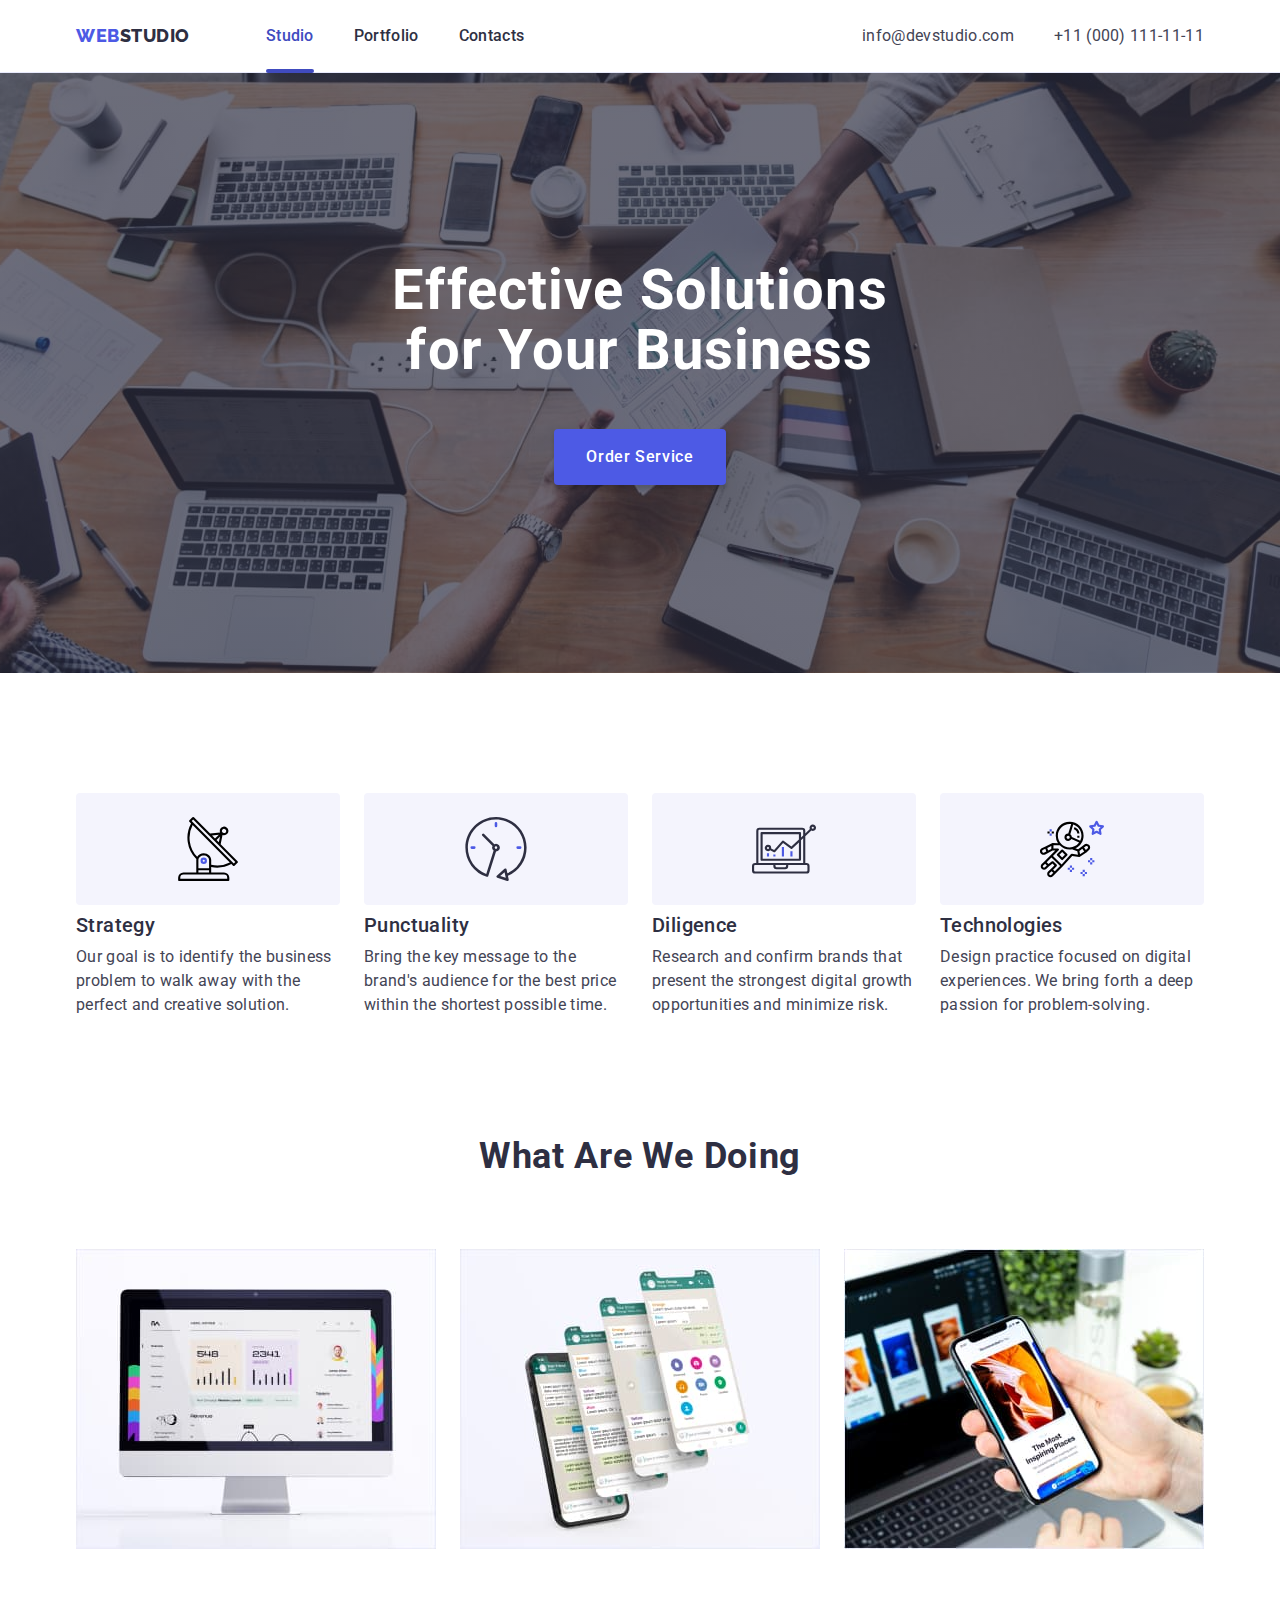
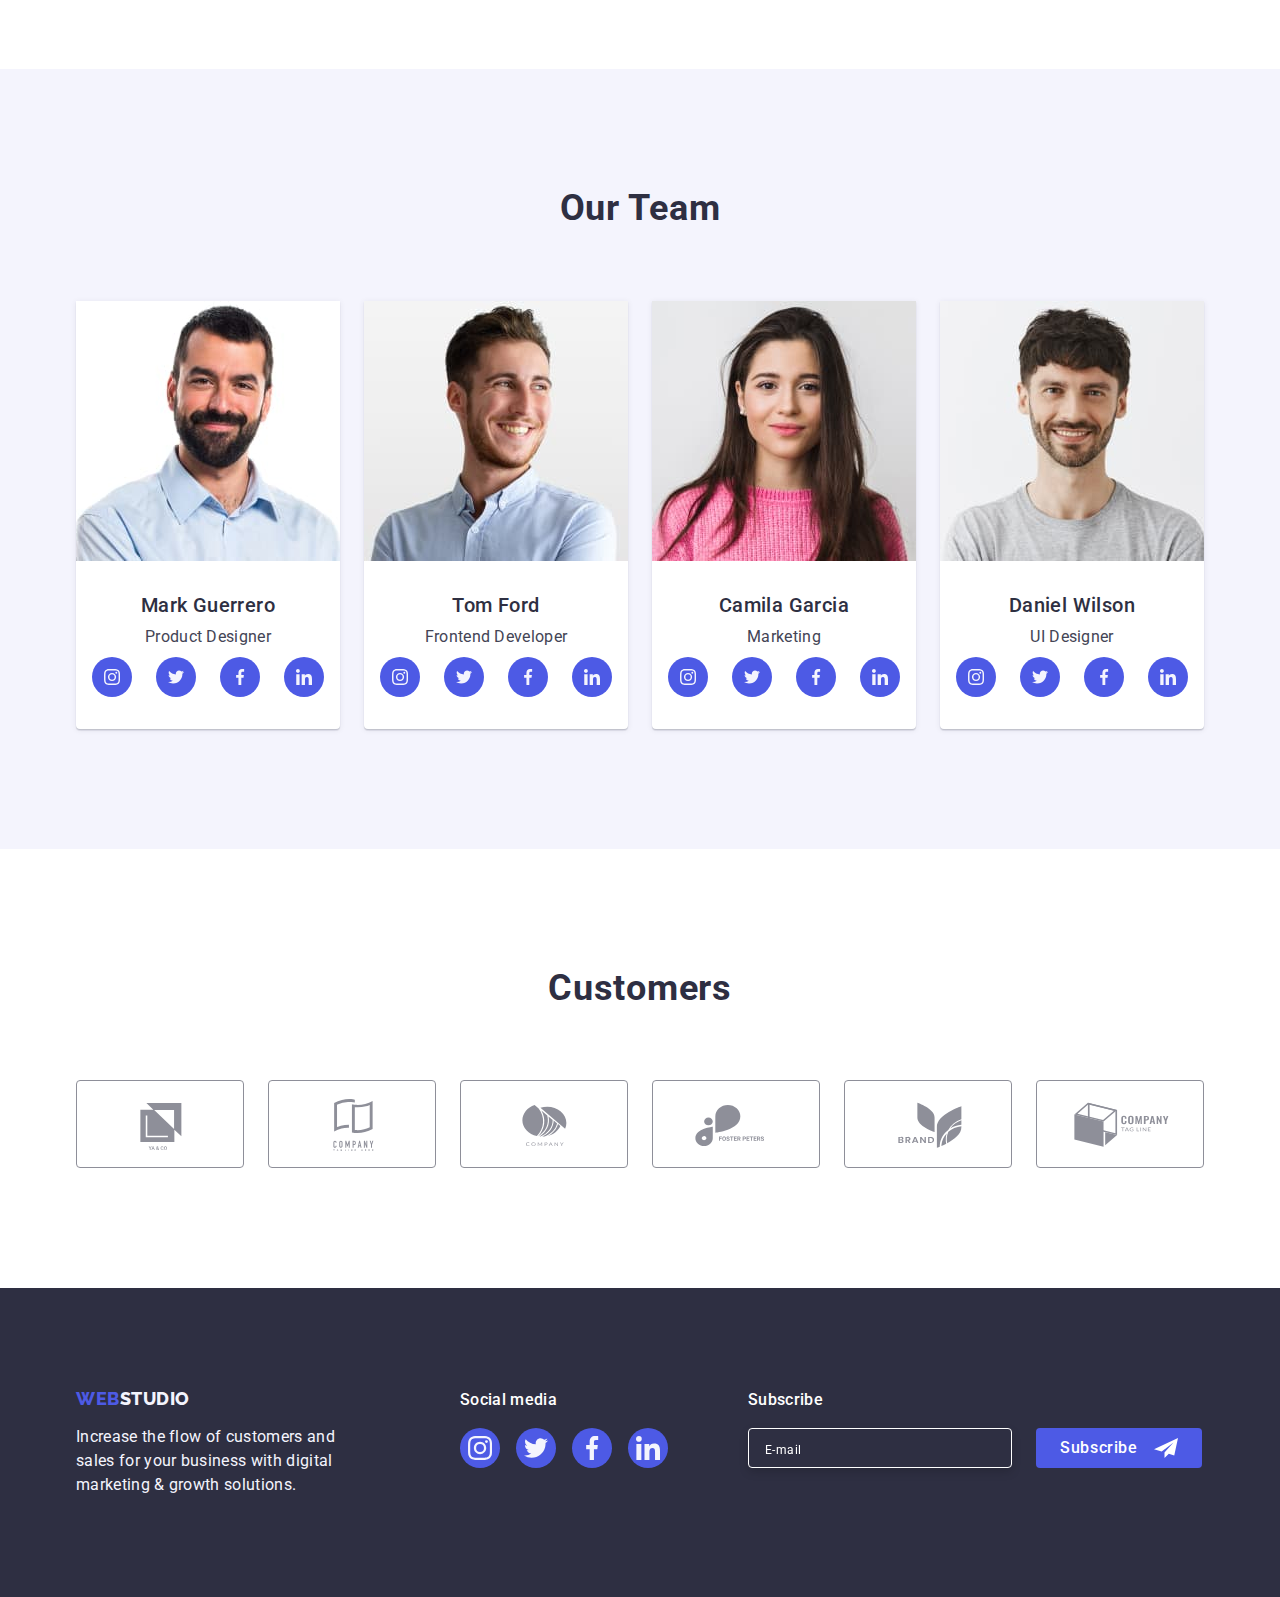
<file: index.html>
<!DOCTYPE html>
<html lang="en">
  <head>
    <meta charset="UTF-8" />
    <meta http-equiv="X-UA-Compatible" content="IE=edge" />
    <meta name="viewport" content="width=device-width, initial-scale=1.0" />
    <title>WebStudio</title>
    <link rel="preconnect" href="https://fonts.googleapis.com" />
    <link rel="preconnect" href="https://fonts.gstatic.com" crossorigin />
    <link
      href="https://fonts.googleapis.com/css2?family=Raleway:wght@800&family=Roboto:wght@400;500;700;900&display=swap"
      rel="stylesheet"
    />
    <link
      rel="stylesheet"
      href="https://cdn.jsdelivr.net/npm/modern-normalize@1.1.0/modern-normalize.min.css"
    />
    <link rel="stylesheet" href="./css/styles.css" />
  </head>
  <body>
    <!-- HEADER  -->
    <header class="page-header">
      <div class="container page-header-container">
        <nav class="page-navigation">
          <a class="logo-link logo-link-header link" href="./index.html"
            >Web<span class="logo-part">Studio</span></a
          >
          <ul class="menu list">
            <li class="menu-item">
              <a
                class="menu-link menu-link-studio-underline link"
                href="./index.html"
                >Studio</a
              >
            </li>
            <li class="menu-item">
              <a class="menu-link link" href="./portfolio.html">Portfolio</a>
            </li>
            <li class="menu-item">
              <a class="menu-link link" href="">Contacts</a>
            </li>
          </ul>
        </nav>
        <address class="address">
          <ul class="menu list">
            <li class="menu-address-mail">
              <a class="contact-info link" href="mailto:info@devstudio.com"
                >info@devstudio.com</a
              >
            </li>
            <li class="menu-address-tel">
              <a class="contact-info link" href="tel:+110001111111"
                >+11 (000) 111-11-11</a
              >
            </li>
          </ul>
        </address>
      </div>
    </header>
    <!-- MAIN  -->
    <main>
      <!-- HERO  -->

      <section class="hero">
        <div class="container">
          <h1 class="main-title">Effective Solutions for Your Business</h1>
          <button
            class="hero-btn"
            type="button"
            data-modal-open
            aria-label="Order service"
          >
            Order Service
          </button>
        </div>

        <div class="backdrop is-hidden" data-modal>
          <div class="modal">
            <button
              class="modal-button"
              data-modal-close
              aria-label="close window"
            >
              <svg class="modal-icon" width="8" height="8">
                <use href="./images/icons.svg#icon-close"></use>
              </svg>
            </button>

            <!-- === FORM === -->

            <p class="modal-text">
              Leave your contacts and we will call you back
            </p>

            <form class="form" autocomplete="on">

              <div class="hero-form-field">
              <label class="hero-label hero-label-name" for="name">Name</label>
              <span class="input-icon-positioning">
                <input
                  class="hero-form-input"
                  type="text"
                  name="name"
                  id="name"
                  required
                />
                <svg class="hero-form-icon" width="18" height="18">
                  <use href="./images/icons.svg#icon-person"></use>
                </svg>
              </span>
            </div>

            <div class="hero-form-field">
              <label class="hero-label" for="tel">Phone</label>
              <span class="input-icon-positioning">
                <input
                  class="hero-form-input"
                  type="tel"
                  name="tel"
                  id="tel"
                  required
                />
                <svg class="hero-form-icon" width="18" height="24">
                  <use href="./images/icons.svg#icon-phone"></use>
                </svg>
              </span>
            </div>

            <div class="hero-form-field">
              <label class="hero-label" for="mail">Email</label>
              <span class="input-icon-positioning">
                <input
                  class="hero-form-input"
                  type="email"
                  name="mail"
                  id="mail"
                  required
                />
                <svg class="hero-form-icon" width="18" height="24">
                  <use href="./images/icons.svg#icon-email"></use>
                </svg>
              </span>
            </div>

            <div class="hero-form-field hero-form-field-textarea">
              <label class="hero-label" for="comment">Comment</label>
              <textarea
                class="hero-textarea"
                name="comment"
                id="comment"
                placeholder="Text input"
              ></textarea>
            </div>

            <div class="checkbox-line">
              <input
                class="checkbox visually-hidden"
                type="checkbox"
                name="policy"
                id="policy"
              />
              <label class="hero-policy hero-label hero-label-checkbox" for="policy"
                >I accept the terms and conditions of the&nbsp;<a
                  class="checkbox-link"
                  href=""
                  target="_blank"
                  rel="noreferrer noopener"
                  >Privacy Policy</a
                ></label
              >
            </div>

              <button
                class="hero-form-button"
                type="submit"
                aria-label="send information"
              >
                Send
              </button>
            </form>
          </div>
        </div>
      </section>

      <!-- Benefits  -->

      <section class="section-benefits section">
        <div class="container">
          <h2 class="header-two visually-hidden">Benefits</h2>
          <ul class="benefits-section-list list">
            <li class="benefits-section-item">
              <div class="our-benefits-icon">
                <svg class="our-benefits-svg" width="64" height="64">
                  <use href="./images/icons.svg#icon-antenna"></use>
                </svg>
              </div>
              <h3 class="header-three">Strategy</h3>
              <p class="description">
                Our goal is to identify the business problem to walk away with
                the perfect and creative solution.
              </p>
            </li>
            <li class="benefits-section-item">
              <div class="our-benefits-icon">
                <svg class="our-benefits-svg" width="64" height="64">
                  <use href="./images/icons.svg#icon-clock"></use>
                </svg>
              </div>
              <h3 class="header-three">Punctuality</h3>
              <p class="description">
                Bring the key message to the brand's audience for the best price
                within the shortest possible time.
              </p>
            </li>
            <li class="benefits-section-item">
              <div class="our-benefits-icon">
                <svg class="our-benefits-svg" width="64" height="64">
                  <use href="./images/icons.svg#icon-diagram"></use>
                </svg>
              </div>
              <h3 class="header-three">Diligence</h3>
              <p class="description">
                Research and confirm brands that present the strongest digital
                growth opportunities and minimize risk.
              </p>
            </li>
            <li class="benefits-section-item">
              <div class="our-benefits-icon">
                <svg class="our-benefits-svg" width="64" height="64">
                  <use href="./images/icons.svg#icon-astronaut"></use>
                </svg>
              </div>
              <h3 class="header-three">Technologies</h3>
              <p class="description">
                Design practice focused on digital experiences. We bring forth a
                deep passion for problem-solving.
              </p>
            </li>
          </ul>
        </div>
      </section>

      <!-- OUR WORKS  -->

      <section class="section-works">
        <div class="container">
          <h2 class="header-two">What are we doing</h2>
          <ul class="section-works-list list">
            <li class="section-works-list-item">
              <img
                class="image-works"
                src="./images/img-1.jpg"
                alt="pictue of a computer screen"
                width="360"
                height="300"
              />
            </li>
            <li class="section-works-list-item">
              <img
                class="image-works"
                src="./images/img-2.jpg"
                alt="pictue of a mobile phone"
                width="360"
                height="300"
              />
            </li>
            <li class="section-works-list-item">
              <img
                class="image-works"
                src="./images/img-3.jpg"
                alt="pictue of a laptop and a hand holding a mobile phone"
                width="360"
                height="300"
              />
            </li>
          </ul>
        </div>
      </section>

      <!-- OUR EMPLOYEES  -->

      <section class="section-employees section">
        <div class="container">
          <h2 class="header-two">Our Team</h2>
          <ul class="section-employee-list list">
            <li class="section-employee-list-item">
              <img
                class="image-employee"
                src="./images/mark-guerrero.jpg"
                alt="picture of a male employee"
                width="264"
                height="260"
              />
              <div class="employee-card-content">
                <h3 class="header-three header-three-align">Mark Guerrero</h3>
                <p class="description description-align">Product Designer</p>
                <ul class="sm-employees-list list">
                  <li class="sm-employees-list-item">
                    <a
                      class="sm-list-link"
                      href=""
                      target="_blank"
                      rel="noreferrer noopener"
                      aria-label="Instagram"
                    >
                      <svg class="sm-list-icon" width="16" height="16">
                        <use href="./images/icons.svg#icon-instagram"></use>
                      </svg>
                    </a>
                  </li>
                  <li class="sm-employees-list-item">
                    <a
                      class="sm-list-link"
                      href=""
                      target="_blank"
                      rel="noreferrer noopener"
                      aria-label="Twitter"
                    >
                      <svg class="sm-list-icon" width="16" height="16">
                        <use href="./images/icons.svg#icon-twitter"></use>
                      </svg>
                    </a>
                  </li>
                  <li class="sm-employees-list-item">
                    <a
                      class="sm-list-link"
                      href=""
                      target="_blank"
                      rel="noreferrer noopener"
                      aria-label="Facebook"
                    >
                      <svg class="sm-list-icon" width="16" height="16">
                        <use href="./images/icons.svg#icon-facebook"></use>
                      </svg>
                    </a>
                  </li>
                  <li class="sm-employees-list-item">
                    <a
                      class="sm-list-link"
                      href=""
                      target="_blank"
                      rel="noreferrer noopener"
                      aria-label="Linkedin"
                    >
                      <svg class="sm-list-icon" width="16" height="16">
                        <use href="./images/icons.svg#icon-linkedin"></use>
                      </svg>
                    </a>
                  </li>
                </ul>
              </div>
            </li>
            <li class="section-employee-list-item">
              <img
                class="image-employee"
                src="./images/tom-ford.jpg"
                alt="picture of a male employee"
                width="264"
                height="260"
              />
              <div class="employee-card-content">
                <h3 class="header-three header-three-align">Tom Ford</h3>
                <p class="description description-align">Frontend Developer</p>
                <ul class="sm-employees-list list">
                  <li class="sm-employees-list-item">
                    <a
                      class="sm-list-link"
                      href=""
                      target="_blank"
                      rel="noreferrer noopener"
                      aria-label="Instagram"
                    >
                      <svg class="sm-list-icon" width="16" height="16">
                        <use href="./images/icons.svg#icon-instagram"></use>
                      </svg>
                    </a>
                  </li>
                  <li class="sm-employees-list-item">
                    <a
                      class="sm-list-link"
                      href=""
                      target="_blank"
                      rel="noreferrer noopener"
                      aria-label="Twitter"
                    >
                      <svg class="sm-list-icon" width="16" height="16">
                        <use href="./images/icons.svg#icon-twitter"></use>
                      </svg>
                    </a>
                  </li>
                  <li class="sm-employees-list-item">
                    <a
                      class="sm-list-link"
                      href=""
                      target="_blank"
                      rel="noreferrer noopener"
                      aria-label="Facebook"
                    >
                      <svg class="sm-list-icon" width="16" height="16">
                        <use href="./images/icons.svg#icon-facebook"></use>
                      </svg>
                    </a>
                  </li>
                  <li class="sm-employees-list-item">
                    <a
                      class="sm-list-link"
                      href=""
                      target="_blank"
                      rel="noreferrer noopener"
                      aria-label="Linkedin"
                    >
                      <svg class="sm-list-icon" width="16" height="16">
                        <use href="./images/icons.svg#icon-linkedin"></use>
                      </svg>
                    </a>
                  </li>
                </ul>
              </div>
            </li>
            <li class="section-employee-list-item">
              <img
                class="image-employee"
                src="./images/camila-garcia.jpg"
                alt="picture of a female employee"
                width="264"
                height="260"
              />
              <div class="employee-card-content">
                <h3 class="header-three header-three-align">Camila Garcia</h3>
                <p class="description description-align">Marketing</p>
                <ul class="sm-employees-list list">
                  <li class="sm-employees-list-item">
                    <a
                      class="sm-list-link"
                      href=""
                      target="_blank"
                      rel="noreferrer noopener"
                      aria-label="Instagram"
                    >
                      <svg class="sm-list-icon" width="16" height="16">
                        <use href="./images/icons.svg#icon-instagram"></use>
                      </svg>
                    </a>
                  </li>
                  <li class="sm-employees-list-item">
                    <a class="sm-list-link" href="">
                      <svg class="sm-list-icon" width="16" height="16">
                        <use href="./images/icons.svg#icon-twitter"></use>
                      </svg>
                    </a>
                  </li>
                  <li class="sm-employees-list-item">
                    <a
                      class="sm-list-link"
                      href=""
                      target="_blank"
                      rel="noreferrer noopener"
                      aria-label="Facebook"
                    >
                      <svg class="sm-list-icon" width="16" height="16">
                        <use href="./images/icons.svg#icon-facebook"></use>
                      </svg>
                    </a>
                  </li>
                  <li class="sm-employees-list-item">
                    <a
                      class="sm-list-link"
                      href=""
                      target="_blank"
                      rel="noreferrer noopener"
                      aria-label="Linkedin"
                    >
                      <svg class="sm-list-icon" width="16" height="16">
                        <use href="./images/icons.svg#icon-linkedin"></use>
                      </svg>
                    </a>
                  </li>
                </ul>
              </div>
            </li>
            <li class="section-employee-list-item">
              <img
                class="image-employee"
                src="./images/daniel-wilson.jpg"
                alt="picture of a male employee"
                width="264"
                height="260"
              />
              <div class="employee-card-content">
                <h3 class="header-three header-three-align">Daniel Wilson</h3>
                <p class="description description-align">UI Designer</p>
                <ul class="sm-employees-list list">
                  <li class="sm-employees-list-item">
                    <a
                      class="sm-list-link"
                      href=""
                      target="_blank"
                      rel="noreferrer noopener"
                      aria-label="Instagram"
                    >
                      <svg class="sm-list-icon" width="16" height="16">
                        <use href="./images/icons.svg#icon-instagram"></use>
                      </svg>
                    </a>
                  </li>
                  <li class="sm-employees-list-item">
                    <a
                      class="sm-list-link"
                      href=""
                      target="_blank"
                      rel="noreferrer noopener"
                      aria-label="Twitter"
                    >
                      <svg class="sm-list-icon" width="16" height="16">
                        <use href="./images/icons.svg#icon-twitter"></use>
                      </svg>
                    </a>
                  </li>
                  <li class="sm-employees-list-item">
                    <a
                      class="sm-list-link"
                      href=""
                      target="_blank"
                      rel="noreferrer noopener"
                      aria-label="Facebook"
                    >
                      <svg class="sm-list-icon" width="16" height="16">
                        <use href="./images/icons.svg#icon-facebook"></use>
                      </svg>
                    </a>
                  </li>
                  <li class="sm-employees-list-item">
                    <a
                      class="sm-list-link"
                      href=""
                      target="_blank"
                      rel="noreferrer noopener"
                      aria-label="Linkedin"
                    >
                      <svg class="sm-list-icon" width="16" height="16">
                        <use href="./images/icons.svg#icon-linkedin"></use>
                      </svg>
                    </a>
                  </li>
                </ul>
              </div>
            </li>
          </ul>
        </div>
      </section>

      <!-- CUSTOMERS -->

      <section class="customers section">
        <div class="container">
          <h2 class="header-two header-two-customers-section">Customers</h2>
          <ul class="customers-list list">
            <li class="customers-list-item">
              <a
                href=""
                class="customers-list-link"
                target="_blank"
                rel="noreferrer noopener"
                aria-label="company"
              >
                <svg class="customers-icon" width="104" height="56">
                  <use href="./images/icons.svg#icon-Logo-1"></use>
                </svg>
              </a>
            </li>

            <li class="customers-list-item">
              <a
                href=""
                class="customers-list-link"
                target="_blank"
                rel="noreferrer noopener"
                aria-label="company"
              >
                <svg class="customers-icon" width="104" height="56">
                  <use href="./images/icons.svg#icon-Logo-2"></use>
                </svg>
              </a>
            </li>

            <li class="customers-list-item">
              <a
                href=""
                class="customers-list-link"
                target="_blank"
                rel="noreferrer noopener"
                aria-label="company"
              >
                <svg class="customers-icon" width="104" height="56">
                  <use href="./images/icons.svg#icon-Logo-3"></use>
                </svg>
              </a>
            </li>

            <li class="customers-list-item">
              <a
                href=""
                class="customers-list-link"
                target="_blank"
                rel="noreferrer noopener"
                aria-label="company"
              >
                <svg class="customers-icon" width="104" height="56">
                  <use href="./images/icons.svg#icon-Logo-4"></use>
                </svg>
              </a>
            </li>

            <li class="customers-list-item">
              <a
                href=""
                class="customers-list-link"
                target="_blank"
                rel="noreferrer noopener"
                aria-label="company"
              >
                <svg class="customers-icon" width="104" height="56">
                  <use href="./images/icons.svg#icon-Logo-5"></use>
                </svg>
              </a>
            </li>

            <li class="customers-list-item">
              <a
                href=""
                class="customers-list-link"
                target="_blank"
                rel="noreferrer noopener"
                aria-label="company"
              >
                <svg class="customers-icon" width="104" height="56">
                  <use href="./images/icons.svg#icon-Logo-6"></use>
                </svg>
              </a>
            </li>
          </ul>
        </div>
      </section>
    </main>

    <!-- FOOTER  -->

    <footer class="footer">
      <div class="container footer-container">
        <div class="block-one-footer">
          <a class="link logo-link logo-link-footer" href="./index.html"
            >Web<span class="logo-part-footer">Studio</span></a
          >
          <p class="description description-footer">
            Increase the flow of customers and sales for your business with
            digital marketing & growth solutions.
          </p>
        </div>

        <div class="block-two-footer">
          <p class="social-media-footer">Social media</p>
          <ul class="sm-footer list">
            <li class="sm-footer-item">
              <a
                href=""
                class="sm-footer-link sm-list-link"
                target="_blank"
                rel="noreferrer noopener"
                aria-label="Instagram"
              >
                <svg class="sm-footer-icon sm-list-icon" width="24" height="24">
                  <use href="./images/icons.svg#icon-instagram"></use>
                </svg>
              </a>
            </li>
            <li class="sm-footer-item">
              <a
                href=""
                class="sm-footer-link sm-list-link"
                target="_blank"
                rel="noreferrer noopener"
                aria-label="Twitter"
              >
                <svg class="sm-footer-icon sm-list-icon" width="24" height="24">
                  <use href="./images/icons.svg#icon-twitter"></use>
                </svg>
              </a>
            </li>
            <li class="sm-footer-item">
              <a
                href=""
                class="sm-footer-link sm-list-link"
                target="_blank"
                rel="noreferrer noopener"
                aria-label="Facebook"
              >
                <svg class="sm-footer-icon sm-list-icon" width="24" height="24">
                  <use href="./images/icons.svg#icon-facebook"></use>
                </svg>
              </a>
            </li>
            <li class="sm-footer-item">
              <a
                href=""
                class="sm-footer-link sm-list-link"
                target="_blank"
                rel="noreferrer noopener"
                aria-label="Linkedin"
              >
                <svg class="sm-footer-icon sm-list-icon" width="24" height="24">
                  <use href="./images/icons.svg#icon-linkedin"></use>
                </svg>
              </a>
            </li>
          </ul>
        </div>

        <div class="block-three-footer">
          <p class="form-text social-media-footer">Subscribe</p>
          <form class="form-footer" name="subscribe" autocomplete="on">
            <label class="label">
              <input
                class="input-mail"
                type="email"
                name="mail"
                placeholder="E-mail"
              />
            </label>
            <button class="subscribe-button" type="submit">
              Subscribe
              <svg class="subscribe-icon" width="24" height="24">
                <use href="./images/icons.svg#icon-subscribe"></use>
              </svg>
            </button>
          </form>
        </div>
      </div>
    </footer>
    <script src="./js/modal.js"></script>
  </body>
</html>
</file>
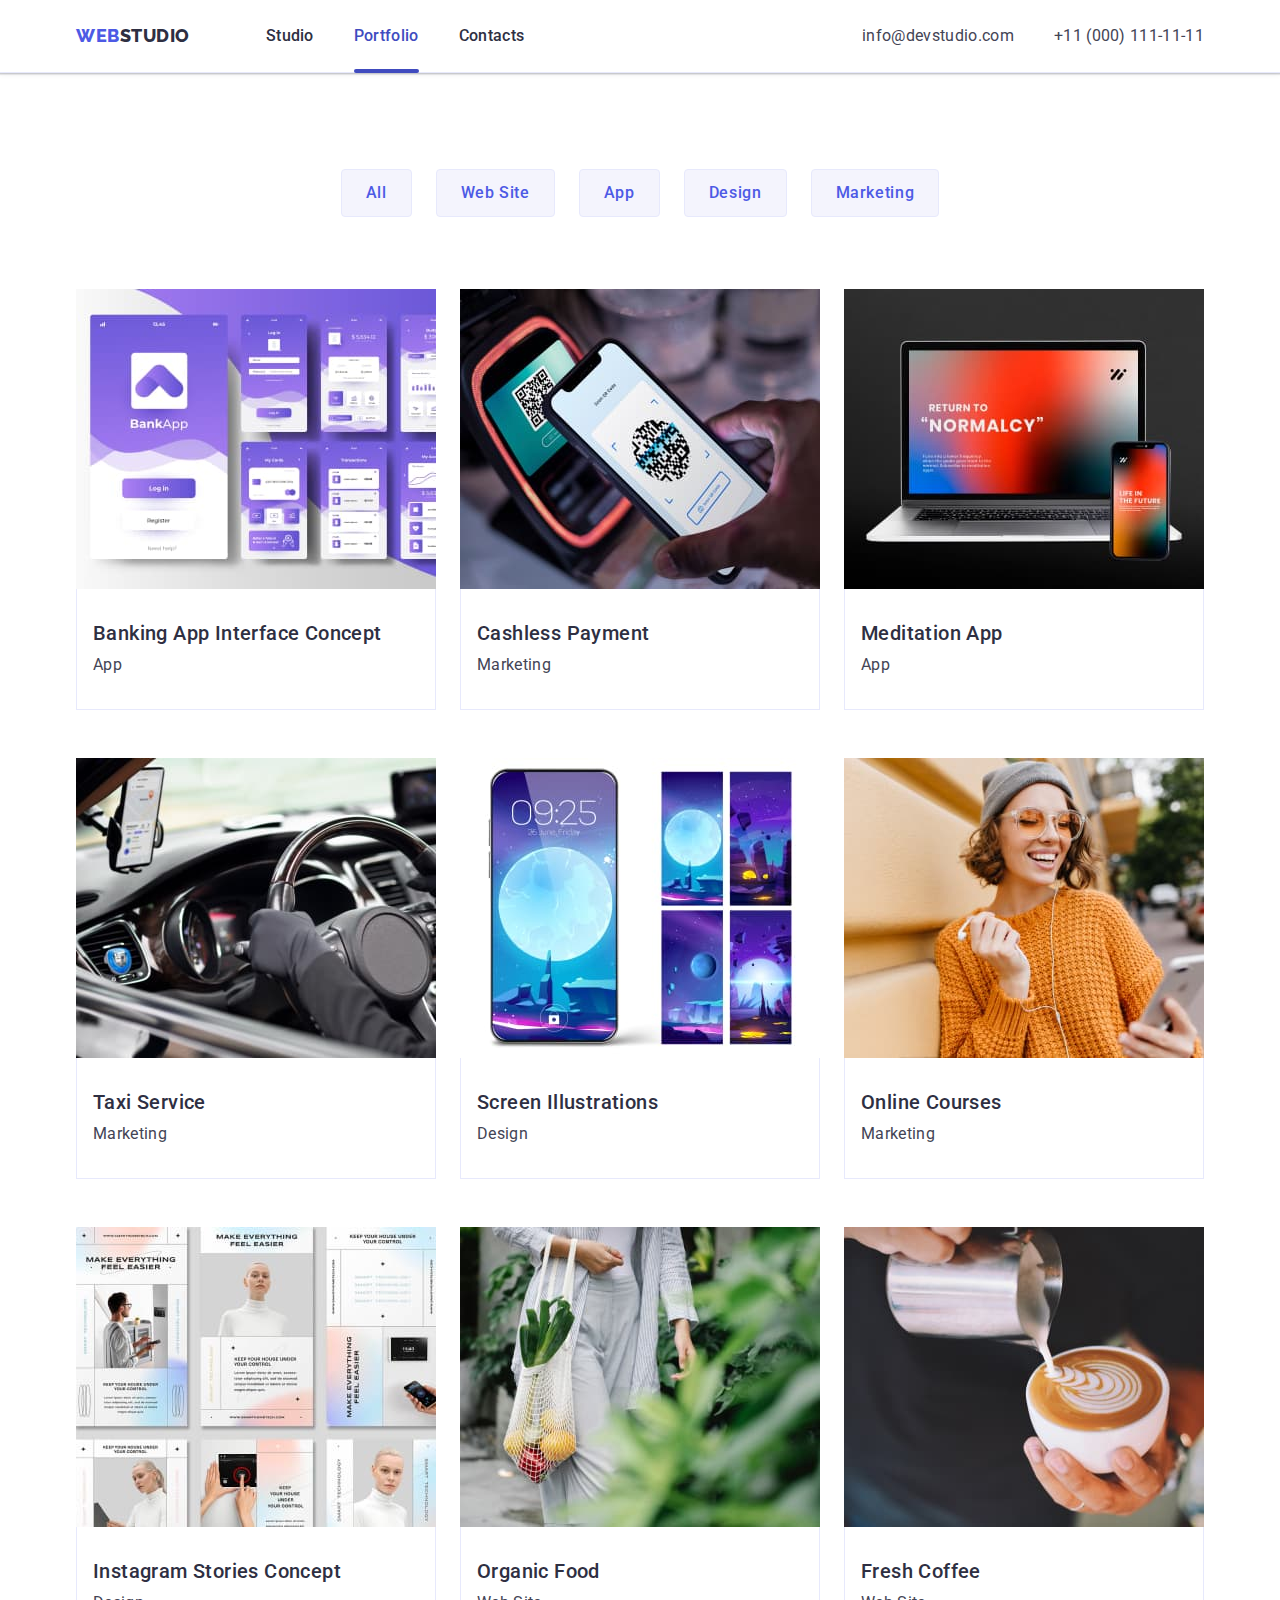
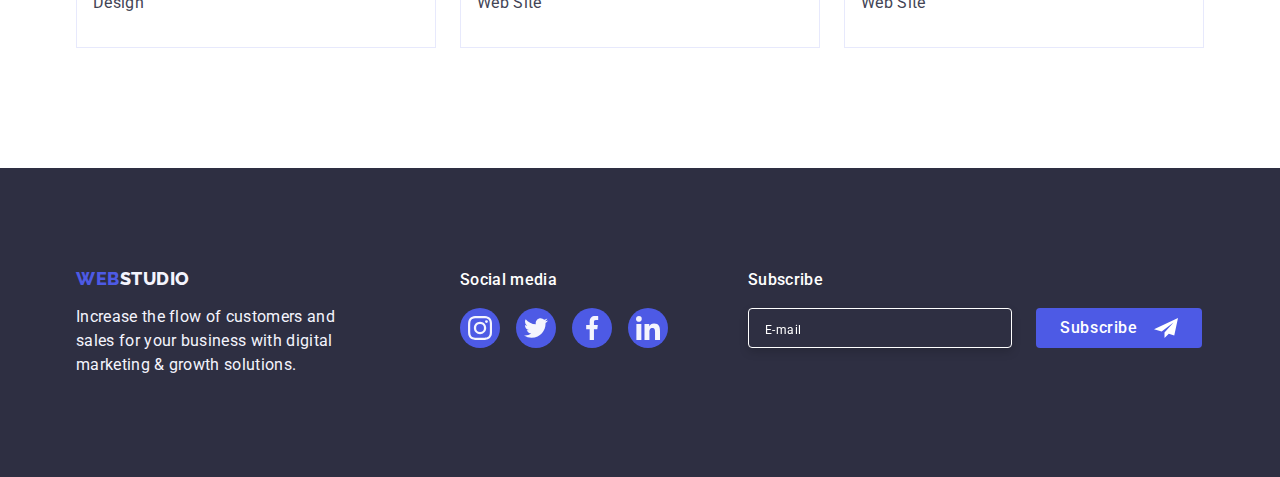
<file: portfolio.html>
<!DOCTYPE html>
<html lang="en">
  <head>
    <meta charset="UTF-8" />
    <meta http-equiv="X-UA-Compatible" content="IE=edge" />
    <meta name="viewport" content="width=device-width, initial-scale=1.0" />
    <title>Document</title>
    <link rel="preconnect" href="https://fonts.googleapis.com" />
    <link rel="preconnect" href="https://fonts.gstatic.com" crossorigin />
    <link
      href="https://fonts.googleapis.com/css2?family=Raleway:wght@800&family=Roboto:wght@400;500;700;900&display=swap"
      rel="stylesheet"
    />
    <link
      rel="stylesheet"
      href="https://cdn.jsdelivr.net/npm/modern-normalize@1.1.0/modern-normalize.min.css"
    />
    <link rel="stylesheet" href="./css/styles.css" />
  </head>
  <body>
    <!-- HEADER  -->
    <header class="page-header">
      <div class="container page-header-container">
      <nav class="page-navigation">
        <a class="logo-link logo-link-header link" href="./index.html">Web<span class="logo-part">Studio</span></a>
        <ul class="menu list">
          <li class="menu-item"><a class="menu-link link" href="./index.html">Studio</a>
          </li>
          <li class="menu-item"><a class="menu-link menu-link-portfolio-underline link" href="./portfolio.html">Portfolio</a></li>
          <li class="menu-item"><a class="menu-link link" href="">Contacts</a></li>
        </ul>
      </nav>
      <address class="address">
        <ul class="menu list">
          <li class="menu-address-mail"><a class="contact-info link" href="mailto:info@devstudio.com">info@devstudio.com</a></li>
          <li class="menu-address-tel"><a class="contact-info link" href="tel:+110001111111">+11 (000) 111-11-11</a>
          </li>
        </ul>
      </address>
    </div>
    </header>

    <!-- MAIN  -->
    <main>
      <section class="portfolio-services">
        <div class="container container-portfolio">
        <h1 class="main-title visually-hidden">Our Portfolio</h1>
          <ul class="portfolio-button-list list">
          <li class="portfolio-button-item">
            <button class="portfolio-button" type="button">All</button>
          </li>
          <li class="portfolio-button-item">
            <button class="portfolio-button" type="button">Web Site</button>
          </li>
          <li class="portfolio-button-item">
            <button class="portfolio-button" type="button">App</button>
          </li>
          <li class="portfolio-button-item">
            <button class="portfolio-button" type="button">Design</button>
          </li>
          <li class="portfolio-button-item">
            <button class="portfolio-button" type="button">Marketing</button>
          </li>
        </ul>

        <ul class="portfolio-services-list list">
          <li class="portfolio-services-list-item">
            <a  href="" class="link portfolio-link" target="_blank" rel="noreferrer noopener">
              <div class="overlay-area">
              <img
                class="portfolio-image"
                src="./images/images-portfolio/row-1/banking-app.jpg"
                alt="visual sample of banking app"
                width="360"
                height="300"
              />
              <p class="portfolio-overlay-text">14 Stylish and User-Friendly App Design Concepts · Task Manager App · Calorie Tracker App · Exotic Fruit Ecommerce App · Cloud Storage App</p>
            </div>
              <div class="portfolio-card-content">
              <h2 class="portfolio-heading-two">
                Banking App Interface Concept
              </h2>
              <p class="description">App</p>
            </div>
            </a>
          </li>
          <li class="portfolio-services-list-item">
            <a class="link portfolio-link" href="" target="_blank" rel="noreferrer noopener">
              <div class="overlay-area">
              <img
                class="portfolio-image"
                src="./images/images-portfolio/row-1/cashless-payment.jpg"
                alt="a man making payment via phone"
                width="360"
                height="300"
              />
              <p class="portfolio-overlay-text">14 Stylish and User-Friendly App Design Concepts · Task Manager App · Calorie Tracker App · Exotic Fruit Ecommerce App · Cloud Storage App</p>
              </div>
              <div class="portfolio-card-content">
              <h2 class="portfolio-heading-two">Cashless Payment</h2>
              <p class="description">Marketing</p>
            </div>
            </a>
          </li>
          <li class="portfolio-services-list-item">
            <a class="link portfolio-link" href="" target="_blank" rel="noreferrer noopener">
              <div class="overlay-area">
              <img
                class="portfolio-image"
                src="./images/images-portfolio/row-1/meditation-app.jpg"
                alt="a picture of a laptop and a mobile phone"
                width="360"
                height="300"
              />
              <p class="portfolio-overlay-text">14 Stylish and User-Friendly App Design Concepts · Task Manager App · Calorie Tracker App · Exotic Fruit Ecommerce App · Cloud Storage App</p>
              </div>
              <div class="portfolio-card-content">
              <h2 class="portfolio-heading-two">Meditation App</h2>
              <p class="description">App</p>
            </div>
            </a>
          </li>
          <li class="portfolio-services-list-item">
            <a class="link portfolio-link" href="" target="_blank" rel="noreferrer noopener">
              <div class="overlay-area">
              <img
                class="portfolio-image"
                src="./images/images-portfolio/row-2/taxi-service.jpg"
                alt="a picture of a steering wheel in a car"
                width="360"
                height="300"
              />
              <p class="portfolio-overlay-text">14 Stylish and User-Friendly App Design Concepts · Task Manager App · Calorie Tracker App · Exotic Fruit Ecommerce App · Cloud Storage App</p>
              </div>
              <div class="portfolio-card-content">
              <h2 class="portfolio-heading-two">Taxi Service</h2>
              <p class="description">Marketing</p>
            </div>
            </a>
          </li>
          <li class="portfolio-services-list-item">
            <a class="link portfolio-link" href="" target="_blank" rel="noreferrer noopener">
              <div class="overlay-area">
              <img
                class="portfolio-image"
                src="./images/images-portfolio/row-2/screen-illustrations.jpg"
                alt="a picture showing different screen illustrations for a mobile phone"
                width="360"
                height="300"
              />
              <p class="portfolio-overlay-text">14 Stylish and User-Friendly App Design Concepts · Task Manager App · Calorie Tracker App · Exotic Fruit Ecommerce App · Cloud Storage App</p>
              </div>
              <div class="portfolio-card-content">
              <h2 class="portfolio-heading-two">Screen Illustrations</h2>
              <p class="description">Design</p>
            </div>
            </a>
          </li>
          <li class="portfolio-services-list-item">
            <a class="link portfolio-link" href="" target="_blank" rel="noreferrer noopener">
              <div class="overlay-area">
              <img
                class="portfolio-image"
                src="./images/images-portfolio/row-2/online-courses.jpg"
                alt="a picture of woman holding her mobile phone"
                width="360"
                height="300"
              />
              <p class="portfolio-overlay-text">14 Stylish and User-Friendly App Design Concepts · Task Manager App · Calorie Tracker App · Exotic Fruit Ecommerce App · Cloud Storage App</p>
              </div>
              <div class="portfolio-card-content">
              <h2 class="portfolio-heading-two">Online Courses</h2>
              <p class="description">Marketing</p>
            </div>
            </a>
          </li>
          <li class="portfolio-services-list-item">
            <a class="link portfolio-link" href="" target="_blank" rel="noreferrer noopener">
              <div class="overlay-area">
              <img
                class="portfolio-image"
                src="./images/images-portfolio/row-3/instagram-stories.jpg"
                alt="screenshots of instagram stories"
                width="360"
                height="300"
              />
              <p class="portfolio-overlay-text">14 Stylish and User-Friendly App Design Concepts · Task Manager App · Calorie Tracker App · Exotic Fruit Ecommerce App · Cloud Storage App</p>
              </div>
              <div class="portfolio-card-content">
              <h2 class="portfolio-heading-two">Instagram Stories Concept</h2>
              <p class="description">Design</p>
            </div>
            </a>
          </li>
          <li class="portfolio-services-list-item">
            <a class="link portfolio-link" href="" target="_blank" rel="noreferrer noopener">
              <div class="overlay-area">
              <img
                class="portfolio-image"
                src="./images/images-portfolio/row-3/organic-food.jpg"
                alt="a woman carrying fresh vegetables and fruits"
                width="360"
                height="300"
              />
              <p class="portfolio-overlay-text">14 Stylish and User-Friendly App Design Concepts · Task Manager App · Calorie Tracker App · Exotic Fruit Ecommerce App · Cloud Storage App</p>
              </div>
              <div class="portfolio-card-content">
              <h2 class="portfolio-heading-two">Organic Food</h2>
              <p class="description">Web Site</p>
            </div>
            </a>
          </li>
          <li class="portfolio-services-list-item">
            <a class="link portfolio-link" href="" target="_blank" rel="noreferrer noopener">
              <div class="overlay-area">
              <img
                class="portfolio-image"
                src="./images/images-portfolio/row-3/fresh-coffee.jpg"
                alt="a picture of a cup of coffee"
                width="360"
                height="300"
              />
              <p class="portfolio-overlay-text">14 Stylish and User-Friendly App Design Concepts · Task Manager App · Calorie Tracker App · Exotic Fruit Ecommerce App · Cloud Storage App</p>
              </div>
              <div class="portfolio-card-content">
              <h2 class="portfolio-heading-two">Fresh Coffee</h2>
              <p class="description">Web Site</p>
            </div>
            </a>
          </li>
        </ul>
      </div>
      </section>
    </main>

    <!-- FOOTER  -->
    <footer class="footer">
      <div class="container footer-container">
        <div class="block-one-footer">
        <a class="link logo-link logo-link-footer" href="./index.html"
        >Web<span class="logo-part-footer">Studio</span></a>
      <p class="description description-footer">
        Increase the flow of customers and sales for your business with digital
        marketing & growth solutions.
      </p>
    </div>
        <div class="block-two-footer">
    <p class="social-media-footer">Social media</p>
    <ul class="sm-footer list">
      <li class="sm-footer-item">
        <a href="" class="sm-footer-link sm-list-link" target="_blank" rel="noreferrer noopener" aria-label="Instagram">
          <svg class="sm-footer-icon sm-list-icon" width="24" height="24">
            <use href="./images/icons.svg#icon-instagram"></use>
          </svg>
        </a>
      </li>
      <li class="sm-footer-item">
        <a href="" class="sm-footer-link sm-list-link" target="_blank" rel="noreferrer noopener" aria-label="Twitter">
          <svg class="sm-footer-icon sm-list-icon" width="24" height="24">
            <use href="./images/icons.svg#icon-twitter"></use>
          </svg>
        </a>
      </li>
      <li class="sm-footer-item">
        <a href="" class="sm-footer-link sm-list-link" target="_blank" rel="noreferrer noopener" aria-label="Facebook">
          <svg class="sm-footer-icon sm-list-icon" width="24" height="24">
            <use href="./images/icons.svg#icon-facebook"></use>
          </svg>
        </a>
      </li>
      <li class="sm-footer-item">
        <a href="" class="sm-footer-link sm-list-link" target="_blank" rel="noreferrer noopener" aria-label="Linkedin">
          <svg class="sm-footer-icon sm-list-icon" width="24" height="24">
            <use href="./images/icons.svg#icon-linkedin"></use>
          </svg>
        </a>
      </li>
    </ul>
  </div>

  <div class="block-three-footer">
    <p class="form-text social-media-footer">Subscribe</p>
    <form class="form-footer" name="subscribe" autocomplete="on">
     <label class="label">
      <input class="input-mail" type="email" name="mail" placeholder="E-mail"/>
     </label>
      <button class="subscribe-button" type="submit">
          Subscribe
          <svg class="subscribe-icon" width="24" height="24">
            <use href="./images/icons.svg#icon-subscribe"></use>
          </svg>
        </button>
      </form>
    </div>
  
  </div>
     </footer>
     <script src="./js/modal.js"></script>
  </body>
</html>
</file>
<file: css/styles.css>
:root {
  /* text colors */
  --logo-color: #4d5ae5;
  --primary-color-heading: #2e2f42;
  --secondary-color-par: #434455;

  /* fonts  */
  --primary-font: "Roboto", sans-serif;
  --secondary-font: "Raleway", sans-serif;

  /* background colors */
  --accent-color: #404bbf;
  --background-color: #ffffff;

  --svg-icon-color: #f4f4fd;

  --transition-effect: 250ms cubic-bezier(0.4, 0, 0.2, 1);
}

/* ============= Inherited features ============= */

body {
  font-family: var(--primary-font);
  color: var(--secondary-color-par);
  background-color: var(--background-color);
}
/* ============= Default styles reset ============ */

.visually-hidden {
  position: absolute;
  width: 1px;
  height: 1px;
  margin: -1px;
  border: 0;
  padding: 0;

  white-space: nowrap;
  clip-path: inset(100%);
  clip: rect(0 0 0 0);
  overflow: hidden;
}

.list {
  list-style: none;
}

.link {
  text-decoration: none;
}

.address {
  font-style: normal;
  margin-left: auto;
}

h1,
h2,
h3,
h4,
h5,
h6,
p {
  margin-top: 0;
  margin-bottom: 0;
}

ol,
ul {
  margin-top: 0;
  margin-bottom: 0;
  padding-left: 0;
}

img {
  display: block;
}

button {
  cursor: pointer;
}

.container {
  width: 1158px;
  margin-left: auto;
  margin-right: auto;
  padding: 0px 15px;
}

.section {
  padding: 120px 0px;
}

.header-two {
  margin-bottom: 72px;
}

/* ================ Components ================== */

.header-three {
  font-weight: 500;
  font-size: 20px;
  line-height: 1.2;
  letter-spacing: 0.02em;
  color: var(--primary-color-heading);
}

.header-three-align {
  text-align: center;
  margin-bottom: 8px;
}

.description {
  font-weight: 400;
  font-size: 16px;
  line-height: 1.5;
  letter-spacing: 0.02em;
  color: var(--secondary-color-par);
}

.description-align {
  text-align: center;
  margin-bottom: 8px;
}

.description-footer {
  color: #f4f4fd;
}

.logo-part-footer {
  color: #f4f4fd;
}

.logo-link {
  font-family: var(--secondary-font);
  font-style: normal;
  font-weight: 800;
  font-size: 18px;
  line-height: 1.17;
  letter-spacing: 0.03em;
  text-transform: uppercase;
  color: var(--logo-color);
}

.logo-part {
  font-family: var(--secondary-font);
  font-style: normal;
  font-weight: 800;
  font-size: 18px;
  line-height: 1.17;
  letter-spacing: 0.03em;
  text-transform: uppercase;
  color: var(--primary-color-heading);
}

/* =============== HEADER =============== */

.page-header-container {
  display: flex;
  align-items: center;
}

.page-header {
  border-bottom: 1px solid #e7e9fc;
  box-shadow: 0px 2px 1px rgba(46, 47, 66, 0.08),
    0px 1px 1px rgba(46, 47, 66, 0.16), 0px 1px 6px rgba(46, 47, 66, 0.08);
}

.page-navigation {
  display: flex;
  align-items: center;
}

.menu {
  display: flex;
  align-items: center;
}

.logo-link-header,
.menu-link,
.contact-info {
  padding: 24px 0px;
}

.logo-link-header {
  margin-right: 76px;
}

.menu-item:not(:last-child) {
  margin-right: 40px;
}

.menu-address-mail {
  margin-right: 40px;
}

.menu-link {
  display: block;
  font-weight: 500;
  font-size: 16px;
  line-height: 1.5;
  letter-spacing: 0.02em;
  color: var(--primary-color-heading);

  transition: color var(--transition-effect);
}

.menu-link:hover,
.menu-link:focus {
  color: var(--accent-color);
}

.contact-info {
  display: block;
  font-weight: 400;
  font-size: 16px;
  line-height: 1.5;
  letter-spacing: 0.02em;
  color: var(--secondary-color-par);

  transition: color var(--transition-effect);
}

.contact-info:hover,
.contact-info:focus {
  color: var(--accent-color);
}

.menu-link-studio-underline {
  position: relative;
  color: var(--accent-color);
}

.menu-link-studio-underline::after {
  content: "";

  display: block;
  width: 100%;
  height: 4px;
  background-color: var(--accent-color);
  border-radius: 2px;

  position: absolute;
  bottom: -1px;
  left: 0;
}

/* ============ HERO ============== */

.hero {
  background-image: linear-gradient(
      rgba(46, 47, 66, 0.7),
      rgba(46, 47, 66, 0.7)
    ),
    url("../images/background-image/people-office-1.jpg");

  background-repeat: no-repeat;
  background-position: center;
  background-size: cover;
  max-width: 1440px;
  background-color: #2e2f42;
  padding: 188px 0px;
  text-align: center;
  max-width: 1440px;
  margin-left: auto;
  margin-right: auto;
}

.main-title {
  font-weight: 700;
  font-size: 56px;
  line-height: 1.07;
  letter-spacing: 0.02em;
  color: #ffffff;
  max-width: 496px;
  margin-left: auto;
  margin-right: auto;
  margin-bottom: 48px;
}

.hero-btn {
  font-family: var(--primary-font);
  background-color: var(--logo-color);
  font-weight: 500;
  font-size: 16px;
  line-height: 1.5;
  letter-spacing: 0.04em;
  color: #ffffff;

  box-shadow: 0px 4px 4px rgba(0, 0, 0, 0.15);
  border-radius: 4px;
  padding: 16px 32px;
  min-width: 169px;
  height: 56px;
  border: none;
  display: block;
  margin-left: auto;
  margin-right: auto;

  transition: background-color var(--transition-effect);
}

.hero-btn:hover,
.hero-btn:focus {
  background-color: var(--accent-color);
}

/* MODAL WINDOW */

.backdrop {
  position: fixed;
  top: 0;
  left: 0;
  width: 100%;
  height: 100%;
  background-color: rgba(46, 47, 66, 0.4);

  opacity: 1;
  transition: opacity var(--transition-effect),
    visibility var(--transition-effect);
}

.backdrop.is-hidden {
  opacity: 0;
  pointer-events: none;
  visibility: hidden;
}

.backdrop.is-hidden .modal {
  transform: translate(-50%, -50%) scale(0.5);
}

.modal {
  position: absolute;
  top: 50%;
  left: 50%;
  transform: translate(-50%, -50%) scale(1);
  transition: transform var(--transition-effect);

  min-width: 408px;
  min-height: 584px;
  background-color: #fcfcfc;
  box-shadow: 0px 1px 1px rgba(0, 0, 0, 0.14), 0px 1px 3px rgba(0, 0, 0, 0.12),
    0px 2px 1px rgba(0, 0, 0, 0.2);
  border-radius: 4px;

  padding: 72px 24px 24px;
}

.modal-button {
  position: absolute;
  top: 24px;
  right: 24px;
  width: 24px;
  height: 24px;
  background-color: #e7e9fc;
  border: 1px solid rgba(0, 0, 0, 0.1);
  border-radius: 50%;

  display: flex;
  justify-content: center;
  align-items: center;

  transition: background-color var(--transition-effect),
    color var(--transition-effect);
}

.modal-button:hover,
.modal-button:focus {
  background-color: var(--accent-color);
  color: white;
}

.modal-icon {
  fill: currentColor;
}


/* ***** HERO FORM ***** */


.hero-form-field {
  display: flex;
  flex-direction: column;
  margin-bottom: 8px;
}

.modal-text {
  font-family: var(--primary-font);
  font-weight: 500;
  font-size: 16px;
  line-height: 1.5;
  letter-spacing: 0.02em;
  color: #2e2f42;
  margin-bottom: 16px;

}

.hero-label {
  display: block;
  font-family: var(--primary-font);
  font-weight: 400;
  font-size: 12px;
  line-height: 1.17;
  letter-spacing: 0.01em;
  color: #8e8f99;
  margin-bottom: 4px;
  text-align: left;

}

.hero-label-name {
  letter-spacing: 0.04em;
}

.hero-form-input {
  margin: 0;
  padding: 0;
  border: 1px solid rgba(46, 47, 66, 0.4);
  border-radius: 4px;
  height: 40px;
  width: 100%;
  padding-left: 38px;
  padding-right: 4px;

  transition: border var(--transition-effect);
}

.hero-form-icon {
  position: absolute;
  top: 50%;
  left: 16px;
  fill: #2E2F42;
  pointer-events: none;

  transform: translatey(-50%);

  transition: fill var(--transition-effect);
}

.input-icon-positioning {
  position: relative;
  display: block;

}

.hero-textarea {
  resize: none;
  padding: 8px 16px;

  border: 1px solid rgba(46, 47, 66, 0.4);
  border-radius: 4px;
  height: 120px;
  width: 100%;

  transition: border var(--transition-effect);
}

.hero-form-field-textarea {
  margin-bottom: 16px;
}

.hero-textarea:focus {
  border: 1px solid var(--logo-color);
  outline: none;

}

.hero-textarea::placeholder {
  font-family: var(--primary-font);
  font-weight: 400;
  font-size: 12px;
  line-height: 1.17;
  letter-spacing: 0.04em;
  color: rgba(46, 47, 66, 0.4);
  margin: 0;
}

.hero-policy {
    display: flex;
    align-items: center;
    
}

.checkbox-link {
  color: #4D5AE5;
}

.checkbox-line {
  margin: 0 0 24px 0;
}

.hero-label-checkbox {
  margin-bottom: 0;
}

.hero-policy::before {
  content: "";
  display: block;
  width: 16px;
  height: 16px;
  border: 1px solid rgba(46, 47, 66, 0.4);
  border-radius: 2px;  
  cursor: pointer; 
  margin-right: 8px;

  transition: border var(--transition-effect);
}

.checkbox:checked + .hero-policy::before {
background-color: var(--accent-color);
background-image: url(../images/svg/checkbox.svg);
background-repeat: no-repeat;
background-position: center;

}

.checkbox:focus + .hero-policy::before {
 border: 1px solid var(--accent-color);
  
  }

.hero-form-button {
  font-family: var(--primary-font);
  font-weight: 500;
  font-size: 16px;
  line-height: 1.5;
  align-self: center;
  padding: 16px 32px;
  letter-spacing: 0.04em;
  color: #ffffff;

  min-width: 169px;
  height: 56px;
  background: var(--logo-color);
  box-shadow: 0px 4px 4px rgba(0, 0, 0, 0.15);
  border-radius: 4px;
  border: none;

  transition: background-color var(--transition-effect);
}

.hero-form-button:hover,
.hero-form-button:focus {
  background-color: var(--accent-color); 
}

.hero-form-input:focus {
  border: 1px solid var(--logo-color);
  outline: none;
 
}

.hero-form-input:focus + .hero-form-icon {
  fill: var(--logo-color);
}
 

/* ================= BENEFITS ================= */
.benefits-section-list {
  display: flex;
}

.benefits-section-item:not(:last-child) {
  margin-right: 24px;
}

.header-three {
  margin-bottom: 8px;
}

.benefits-section-item {
  width: calc((100% - 72px) / 4);
}

.our-benefits-icon {
  display: flex;
  width: 264px;
  height: 112px;
  margin-bottom: 8px;
  background: #f4f4fd;
  border-radius: 4px;
  justify-content: center;
  align-items: center;
}

/* ==================== Our Works ==================== */
.header-two {
  font-weight: 700;
  font-size: 36px;
  line-height: 1.11;
  text-align: center;
  letter-spacing: 0.02em;
  text-transform: capitalize;
  color: var(--primary-color-heading);
}

.section-works-list {
  display: flex;
}

.section-works {
  padding-bottom: 120px;
}

.section-works-list-item:not(:last-child) {
  margin-right: 24px;
}

/* ================= Our Employees ================== */

.section-employee-list {
  display: flex;
  flex-wrap: wrap;
  gap: 24px;
}

/* .section-employee-list-item:not(:nth-child(4n)) {
  margin-right: 24px;
} */

.section-employee-list-item {
  flex-basis: calc((100% - 72px) / 4);
}

.section-employee-list-item {
  box-shadow: 0px 1px 6px rgba(46, 47, 66, 0.08),
    0px 1px 1px rgba(46, 47, 66, 0.16), 0px 2px 1px rgba(46, 47, 66, 0.08);
  border-radius: 0px 0px 4px 4px;
}

.employee-card-content {
  padding: 32px 0;
}

.section-employees {
  background-color: #f4f4fd;
}

.section-employee-list-item {
  background-color: #ffffff;
}

/* --- Components for social media logos --- */

.sm-employees-list {
  display: flex;
  justify-content: center;
  gap: 24px;
}

.sm-list-link {
  display: flex;
  width: 40px;
  height: 40px;
  border-radius: 50%;
  background-color: var(--logo-color);
  justify-content: center;
  align-items: center;

  transition: background-color var(--transition-effect);
}

.sm-list-link:hover,
.sm-list-link:focus {
  background-color: var(--accent-color);
}

.sm-list-icon {
  fill: var(--svg-icon-color);
}

/* ====================CUSTOMERS===================== */

.header-two-customers-section {
  margin-bottom: 72px;
  line-height: 1.1;
}

.customers-list {
  display: flex;
  justify-content: center;
  gap: 24px;
}

.customers-list-link {
  color: #8e8f99;
  display: flex;
  border: 1px solid #8e8f99;
  border-radius: 4px;
  width: 168px;
  height: 88px;
  justify-content: center;
  align-items: center;

  transition: color var(--transition-effect),
    border var(--transition-effect);
}

.customers-icon {
  fill: currentColor;
}

.customers-list-link:hover,
.customers-list-link:focus {
  color: var(--accent-color);
  border: 1px solid var(--accent-color);
}

/* =================== FOOTER ================== */
.footer {
  background-color: #2e2f42;
  padding: 100px 0px;
}

.description-footer {
  max-width: 264px;
}

.logo-link-footer {
  display: inline-block;
  margin-bottom: 16px;
}

.social-media-footer {
  font-family: var(--primary-font);
  font-style: normal;
  font-weight: 500;
  font-size: 16px;
  line-height: 1.5;
  letter-spacing: 0.02em;
  color: white;
  margin-bottom: 16px;
}

.sm-footer {
  display: flex;
  justify-content: center;
  gap: 16px;
}

.footer-container {
  display: flex;
  align-items: baseline;
}

.block-one-footer {
  margin-right: 120px;
}

.block-two-footer {
  margin-right: 80px;
}

.sm-footer-link:hover,
.sm-footer-link:focus {
  background-color: #31d0aa;
}

.sm-footer-icon {
  fill: var(--svg-icon-color);
}

.sm-footer-link {
  transition: background-color var(--transition-effect);
}

/* ==================== FOOTER FORM ===================== */

.subscribe-button {
  padding: 8px 24px;
  display: flex;
  justify-content: center;
  align-items: center;
  gap: 16px;

  background-color: var(--logo-color);
  border-radius: 4px;
  border: none;
  min-width: 165px;
  height: 40px;

  font-family: var(--primary-font);
  font-weight: 500;
  font-size: 16px;
  line-height: 1.5;
  letter-spacing: 0.04em;
  color: #ffffff;

  transition: background-color var(--transition-effect);
}

.form-footer {
  display: flex;
  align-items: center;
  gap: 24px;
}

.input-mail {
  border: 1px solid #ffffff;
  filter: drop-shadow(0px 4px 4px rgba(0, 0, 0, 0.15));
  border-radius: 4px;
  background-color: #2e2f42;
  width: 264px;
  height: 40px;
    color: white;

  padding: 8px 16px;
}

.input-mail::placeholder {
  font-family: var(--primary-font);
  font-weight: 400;
  font-size: 12px;
  line-height: 2;
  letter-spacing: 0.04em;
  color: #ffffff;
 }

.subscribe-button:hover,
.subscribe-button:focus {
  background-color: var(--accent-color);
}

/* *************** PORTFOLIO PAGE **************** */

.portfolio-services {
  padding-top: 96px;
  padding-bottom: 120px;
}

.portfolio-button-list {
  display: flex;
  margin-bottom: 72px;
  justify-content: center;
}

.portfolio-button {
  font-family: var(--primary-font);
  background-color: #f4f4fd;
  font-weight: 500;
  font-size: 16px;
  line-height: 1.5;
  display: flex;
  align-items: center;
  text-align: center;
  letter-spacing: 0.04em;
  color: var(--logo-color);
  height: 48px;
  min-width: 69px;

  border: 1px solid #e7e9fc;
  border-radius: 4px;
  padding: 12px 24px;

  transition: background-color var(--transition-effect),
    color var(--transition-effect),
    box-shadow var(--transition-effect),
    border var(--transition-effect);
}

.portfolio-button-item:not(:last-child) {
  margin-right: 24px;
}

.portfolio-button:hover,
.portfolio-button:focus {
  background-color: var(--accent-color);
  color: var(--background-color);
  box-shadow: 0px 3px 1px rgba(0, 0, 0, 0.1), 0px 2px 1px rgba(0, 0, 0, 0.08),
    0px 2px 2px rgba(0, 0, 0, 0.12);
  border: 1px solid transparent;
}

.portfolio-heading-two {
  font-weight: 500;
  font-size: 20px;
  line-height: 1.2;
  letter-spacing: 0.02em;
  color: var(--primary-color-heading);
}

.portfolio-services-list {
  display: flex;
  flex-wrap: wrap;
  row-gap: 48px;
  column-gap: 24px;
}

.portfolio-services-list-item {
  flex-basis: calc((100% - 48px) / 3);
}

.portfolio-card-content {
  padding: 32px 16px;
  border: 1px solid #e7e9fc;
  border-top: none;
}

.portfolio-link {
  display: block;

  transition: box-shadow var(--transition-effect);
}

.portfolio-link:hover,
.portfolio-link:focus {
  box-shadow: 0px 1px 6px rgba(46, 47, 66, 0.08),
    0px 1px 1px rgba(46, 47, 66, 0.16), 0px 2px 1px rgba(46, 47, 66, 0.08);
}

.portfolio-heading-two {
  margin-bottom: 8px;
}

.portfolio-overlay-text {
  font-family: var(--primary-font);
  font-weight: 400;
  font-size: 16px;
  line-height: 1.5;
  letter-spacing: 0.02em;
  color: #f4f4fd;

  padding: 40px 32px 164px;
  background-color: var(--logo-color);
  position: absolute;
  left: 0;
  top: 0;
  width: 100%;
  height: 100%;
  overflow: auto;
  transform: translatey(100%);
  transition: transform var(--transition-effect);
}

.overlay-area {
  position: relative;
  overflow: hidden;
}

.portfolio-services-list-item:hover .portfolio-overlay-text {
  transform: translate(0, 0);
}

.portfolio-link:focus .portfolio-overlay-text {
  transform: translate(0, 0);
}

/* =================== HEADER UNDERLINE ================= */

.menu-link-portfolio-underline {
  position: relative;
  color: var(--accent-color);
}

.menu-link-portfolio-underline::after {
  content: "";

  display: block;
  width: 100%;
  height: 4px;
  background-color: var(--accent-color);
  border-radius: 2px;

  position: absolute;
  left: 0;
  bottom: -1px;
}
</file>
